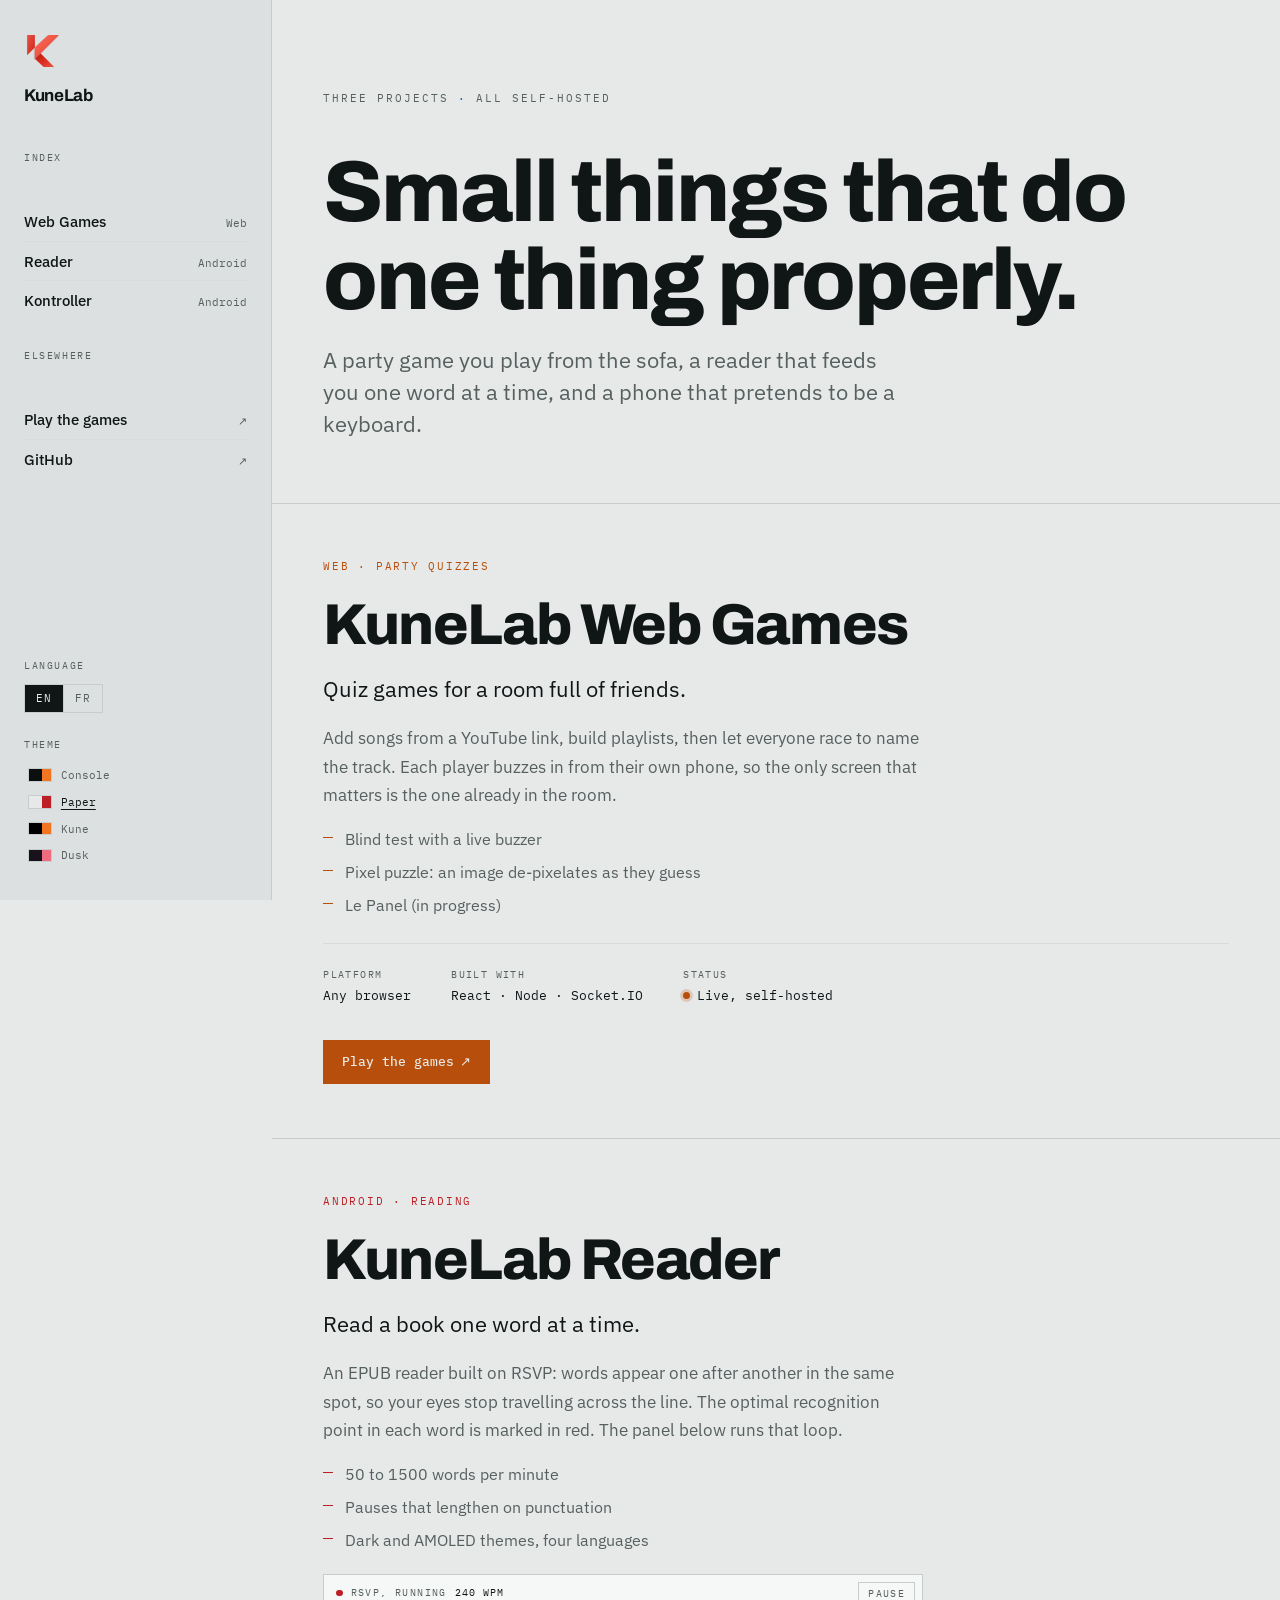
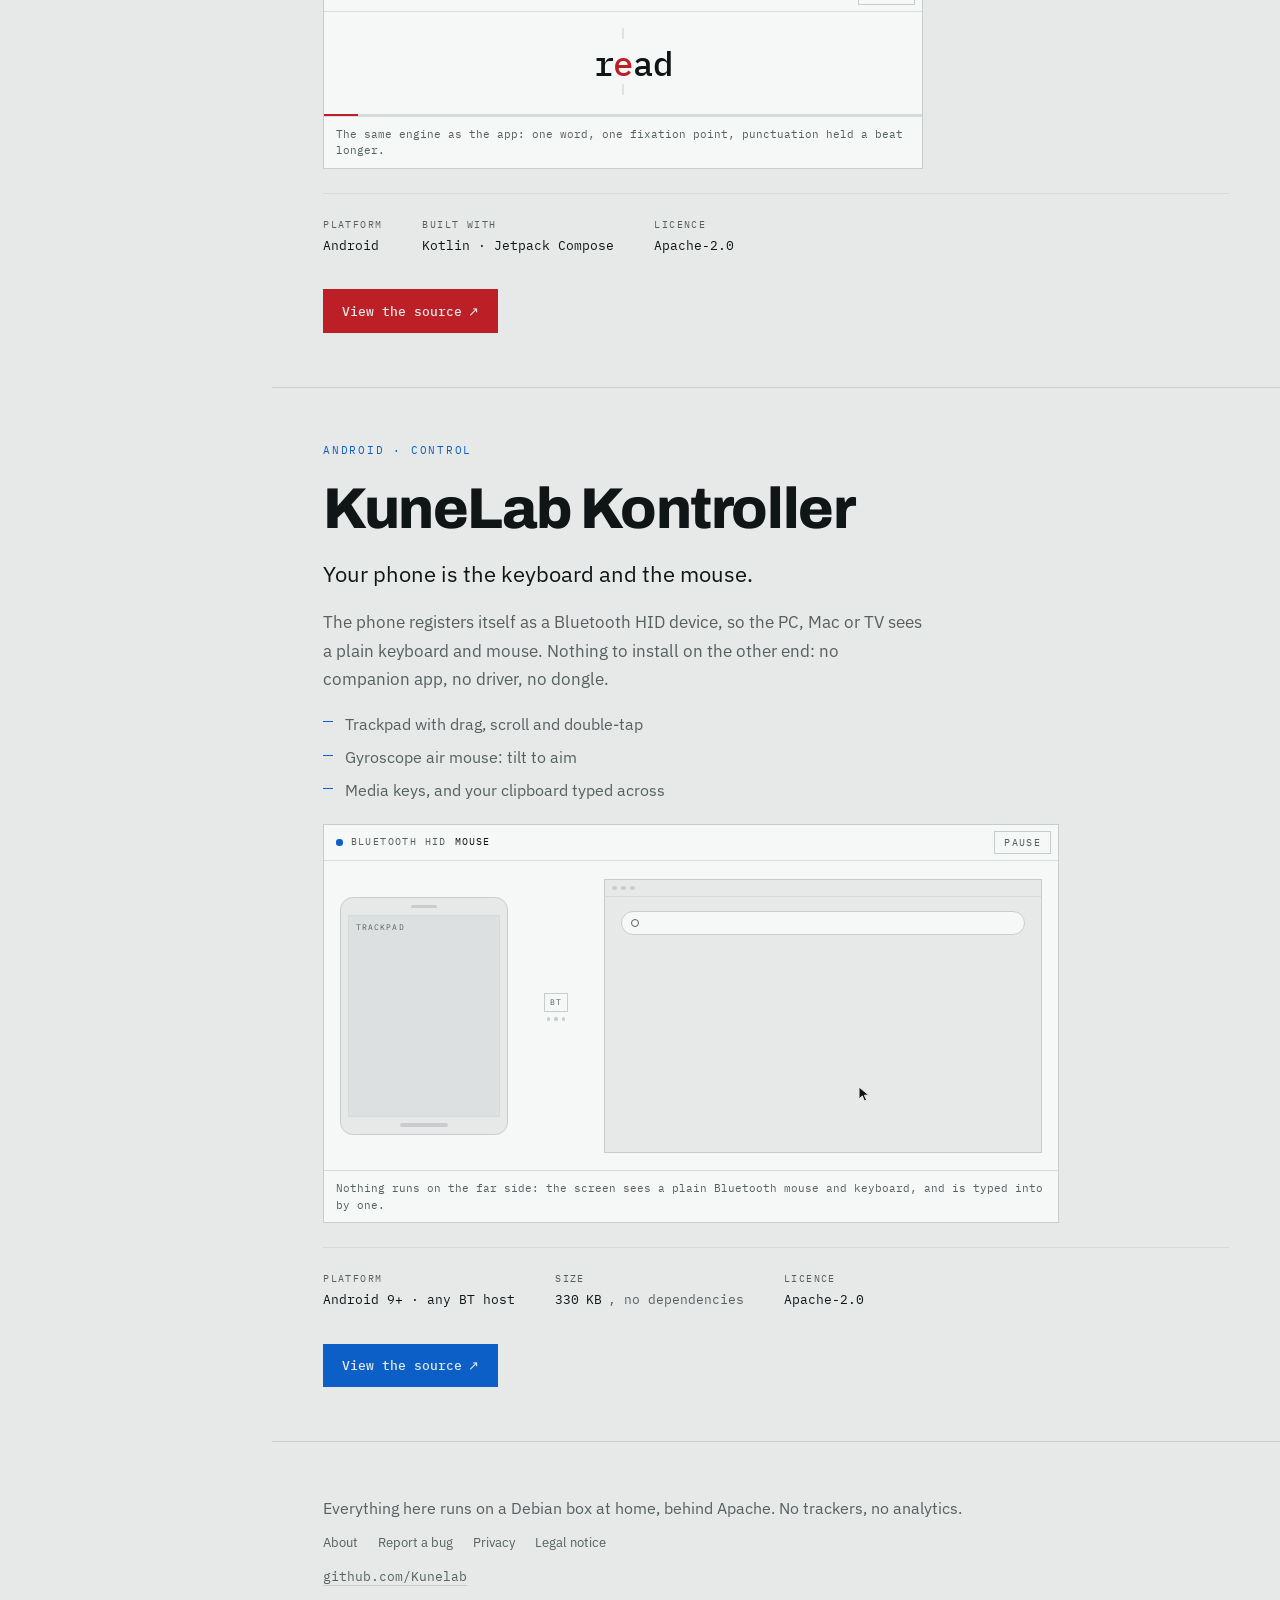
<file: index.html>
<!doctype html>
<html lang="en">
  <head>
    <meta charset="utf-8" />
    <meta name="viewport" content="width=device-width, initial-scale=1" />
    <title>KuneLab: projects</title>
    <meta
      name="description"
      content="Index of the projects built at KuneLab: Web Games party quizzes, the KuneLab Reader RSVP reader, and the KuneLab Kontroller Bluetooth remote."
    />
    <link rel="icon" type="image/svg+xml" href="assets/img/KuneLab.svg" />
    <link rel="stylesheet" href="assets/css/hub.css" />
  </head>
  <body>
    <a class="skip" href="#main" data-i18n="skip">Skip to content</a>

    <div class="shell">
      <header class="rail">
        <div class="rail__top">
          <a class="mark" href="#top">
            <!-- Decorative: the name is spelled out on the next line, so the logo
                 adds nothing for a screen reader. -->
            <img
              class="mark__glyph"
              src="assets/img/KuneLab.svg"
              alt=""
              width="38"
              height="38"
            />
            <span class="mark__name">KuneLab</span>
          </a>
        </div>

        <nav class="rail__nav" aria-label="Projects">
          <p class="rail__label" data-i18n="navIndex">Index</p>
          <ol class="nav">
            <li>
              <a href="#web-games"
                ><span class="nav__name" data-i18n="navGames">Web Games</span
                ><span class="nav__kind" data-i18n="kindWeb">Web</span></a
              >
            </li>
            <li>
              <a href="#reader"
                ><span class="nav__name">Reader</span
                ><span class="nav__kind" data-i18n="kindAndroid"
                  >Android</span
                ></a
              >
            </li>
            <li>
              <a href="#kontroller"
                ><span class="nav__name">Kontroller</span
                ><span class="nav__kind" data-i18n="kindAndroid2"
                  >Android</span
                ></a
              >
            </li>
          </ol>

          <p class="rail__label" data-i18n="navElsewhere">Elsewhere</p>
          <ul class="nav nav--ext">
            <li>
              <a href="https://games.kunelab.duckdns.org" rel="noopener"
                ><span class="nav__name" data-i18n="playGames"
                  >Play the games</span
                ><span class="nav__ext" aria-hidden="true">↗</span></a
              >
            </li>
            <li>
              <a href="https://github.com/Kunelab" rel="noopener"
                ><span class="nav__name">GitHub</span
                ><span class="nav__ext" aria-hidden="true">↗</span></a
              >
            </li>
          </ul>
        </nav>

        <div class="rail__controls">
          <div class="ctl">
            <p class="rail__label" id="lang-label" data-i18n="language">
              Language
            </p>
            <div class="seg" role="group" aria-labelledby="lang-label">
              <button
                type="button"
                class="seg__btn"
                data-lang="en"
                aria-pressed="true"
              >
                EN
              </button>
              <button
                type="button"
                class="seg__btn"
                data-lang="fr"
                aria-pressed="false"
              >
                FR
              </button>
            </div>
          </div>

          <div class="ctl">
            <p class="rail__label" id="theme-label" data-i18n="theme">Theme</p>
            <div class="themes" role="group" aria-labelledby="theme-label">
              <button
                type="button"
                class="swatch"
                data-set-theme="console"
                aria-pressed="true"
              >
                <span
                  class="swatch__chip swatch__chip--console"
                  aria-hidden="true"
                ></span>
                <span class="swatch__name">Console</span>
              </button>
              <button
                type="button"
                class="swatch"
                data-set-theme="paper"
                aria-pressed="false"
              >
                <span
                  class="swatch__chip swatch__chip--paper"
                  aria-hidden="true"
                ></span>
                <span class="swatch__name">Paper</span>
              </button>
              <button
                type="button"
                class="swatch"
                data-set-theme="kune"
                aria-pressed="false"
              >
                <span
                  class="swatch__chip swatch__chip--kune"
                  aria-hidden="true"
                ></span>
                <span class="swatch__name">Kune</span>
              </button>
              <button
                type="button"
                class="swatch"
                data-set-theme="dusk"
                aria-pressed="false"
              >
                <span
                  class="swatch__chip swatch__chip--dusk"
                  aria-hidden="true"
                ></span>
                <span class="swatch__name">Dusk</span>
              </button>
            </div>
          </div>
        </div>
      </header>

      <main id="main" class="main">
        <section class="hero" id="top">
          <p class="hero__eyebrow">
            <span data-i18n="heroEyebrow">Three projects</span>
            <span class="hero__dot" aria-hidden="true">·</span>
            <span data-i18n="heroEyebrow2">all self-hosted</span>
          </p>

          <h1 class="hero__title" data-i18n="heroTitle">
            Small things that do one thing properly.
          </h1>
          <p class="hero__sub" data-i18n="heroSub">
            A party game you play from the sofa, a reader that feeds you one
            word at a time, and a phone that pretends to be a keyboard.
          </p>
        </section>

        <article class="entry entry--kune" id="web-games">
          <p class="entry__kind">
            <span data-i18n="kuneKind">Web · party quizzes</span>
          </p>
          <h2 class="entry__title">KuneLab Web Games</h2>
          <p class="entry__thesis" data-i18n="kuneThesis">
            Party games for a room full of friends.
          </p>
          <div class="entry__body">
            <p data-i18n="kuneDesc">
              Add songs from a YouTube link, build playlists, then let everyone
              race to name the track. Each player buzzes in from their own
              phone, so the only screen that matters is the one already in the
              room.
            </p>
            <ul class="feats">
              <li data-i18n="kuneF1">Blind test with a live buzzer</li>
              <li data-i18n="kuneF2">
                Pixel puzzle: an image de-pixelates as they guess
              </li>
              <li data-i18n="kuneF3">Le Panel (in progress)</li>
            </ul>
          </div>
          <dl class="spec">
            <div>
              <dt data-i18n="specPlatform">Platform</dt>
              <dd data-i18n="kuneSpec1">Any browser</dd>
            </div>
            <div>
              <dt data-i18n="specBuilt">Built with</dt>
              <dd>React · Node · Socket.IO</dd>
            </div>
            <div>
              <dt data-i18n="specStatus">Status</dt>
              <dd>
                <span class="dot dot--live" aria-hidden="true"></span
                ><span data-i18n="kuneSpec3">Live, self-hosted</span>
              </dd>
            </div>
          </dl>
          <div class="entry__actions">
            <a
              class="btn btn--primary"
              href="https://games.kunelab.duckdns.org"
              rel="noopener"
              ><span data-i18n="kuneCta">Play the games</span>
              <span aria-hidden="true">↗</span></a
            >
          </div>
        </article>

        <article class="entry entry--reader" id="reader">
          <p class="entry__kind">
            <span data-i18n="readerKind">Android · reading</span>
          </p>
          <h2 class="entry__title">KuneLab Reader</h2>
          <p class="entry__thesis" data-i18n="readerThesis">
            Read a book one word at a time.
          </p>
          <div class="entry__body">
            <p data-i18n="readerDesc">
              An EPUB reader built on RSVP: words appear one after another in
              the same spot, so your eyes stop travelling across the line. The
              optimal recognition point in each word is marked in red, the same
              trick running in the headline above.
            </p>
            <ul class="feats">
              <li data-i18n="readerF1">50 to 1500 words per minute</li>
              <li data-i18n="readerF2">Pauses that lengthen on punctuation</li>
              <li data-i18n="readerF3">
                Dark and AMOLED themes, four languages
              </li>
            </ul>
          </div>

          <div class="demo demo--reader" data-paused="false">
            <div class="demo__bar">
              <span class="demo__what">
                <span class="demo__led" aria-hidden="true"></span>
                <span data-i18n="demoReaderBar">RSVP, running</span>
                <span class="demo__val" data-wpm aria-hidden="true"></span>
              </span>
              <button
                type="button"
                class="demo__toggle"
                data-toggle="reader"
                aria-pressed="false"
              >
                Pause
              </button>
            </div>
            <div class="rsvp" aria-hidden="true">
              <div class="rsvp__guide rsvp__guide--top"></div>
              <div class="rsvp__word">
                <span class="rsvp__pre"></span><span class="rsvp__orp"></span
                ><span class="rsvp__post"></span>
              </div>
              <div class="rsvp__guide rsvp__guide--bottom"></div>
              <div class="rsvp__rail"><span class="rsvp__fill"></span></div>
            </div>
            <p class="demo__foot" data-i18n="demoReaderNote">
              The same engine as the app: one word, one fixation point.
            </p>
          </div>

          <dl class="spec">
            <div>
              <dt data-i18n="specPlatform2">Platform</dt>
              <dd>Android</dd>
            </div>
            <div>
              <dt data-i18n="specBuilt2">Built with</dt>
              <dd>Kotlin · Jetpack Compose</dd>
            </div>
            <div>
              <dt data-i18n="specLicence">Licence</dt>
              <dd>Apache-2.0</dd>
            </div>
          </dl>
          <div class="entry__actions">
            <a
              class="btn btn--primary"
              href="https://github.com/Kunelab/reader"
              rel="noopener"
              ><span data-i18n="viewSource">View the source</span>
              <span aria-hidden="true">↗</span></a
            >
          </div>
        </article>

        <article class="entry entry--kontroller" id="kontroller">
          <p class="entry__kind">
            <span data-i18n="kontrollerKind">Android · control</span>
          </p>
          <h2 class="entry__title">KuneLab Kontroller</h2>
          <p class="entry__thesis" data-i18n="kontrollerThesis">
            Your phone is the keyboard and the mouse.
          </p>
          <div class="entry__body">
            <p data-i18n="kontrollerDesc">
              The phone registers itself as a Bluetooth HID device, so the PC,
              Mac or TV sees a plain keyboard and mouse. Nothing to install on
              the other end: no companion app, no driver, no dongle.
            </p>
            <ul class="feats">
              <li data-i18n="kontrollerF1">
                Trackpad with drag, scroll and double-tap
              </li>
              <li data-i18n="kontrollerF2">Gyroscope air mouse: tilt to aim</li>
              <li data-i18n="kontrollerF3">
                Media keys, and your clipboard typed across
              </li>
            </ul>
          </div>

          <div class="demo demo--pad" data-paused="false">
            <div class="demo__bar">
              <span class="demo__what">
                <span class="demo__led" aria-hidden="true"></span>
                <span data-i18n="demoPadBar">Bluetooth HID, simulated</span>
                <span class="demo__val" data-mode aria-hidden="true"></span>
              </span>
              <button
                type="button"
                class="demo__toggle"
                data-toggle="pad"
                aria-pressed="false"
              >
                Pause
              </button>
            </div>

            <div class="pad" aria-hidden="true">
              <div class="pad__phone">
                <span class="pad__brow"></span>

                <div class="pad__faces">
                  <div class="pad__face" data-face="pad">
                    <span class="pad__hint" data-i18n="demoPadHint">trackpad</span>
                    <span class="pad__touch"></span>
                    <span class="pad__ripple"></span>
                  </div>

                  <div class="pad__face pad__face--keys" data-face="keys">
                    <div class="kbd">
                      <div class="kbd__row">
                        <span class="kbd__k" data-k="q">q</span
                        ><span class="kbd__k" data-k="w">w</span
                        ><span class="kbd__k" data-k="e">e</span
                        ><span class="kbd__k" data-k="r">r</span
                        ><span class="kbd__k" data-k="t">t</span
                        ><span class="kbd__k" data-k="y">y</span
                        ><span class="kbd__k" data-k="u">u</span
                        ><span class="kbd__k" data-k="i">i</span
                        ><span class="kbd__k" data-k="o">o</span
                        ><span class="kbd__k" data-k="p">p</span>
                      </div>
                      <div class="kbd__row kbd__row--mid">
                        <span class="kbd__k" data-k="a">a</span
                        ><span class="kbd__k" data-k="s">s</span
                        ><span class="kbd__k" data-k="d">d</span
                        ><span class="kbd__k" data-k="f">f</span
                        ><span class="kbd__k" data-k="g">g</span
                        ><span class="kbd__k" data-k="h">h</span
                        ><span class="kbd__k" data-k="j">j</span
                        ><span class="kbd__k" data-k="k">k</span
                        ><span class="kbd__k" data-k="l">l</span>
                      </div>
                      <div class="kbd__row">
                        <span class="kbd__k kbd__k--mod">&#8679;</span
                        ><span class="kbd__k" data-k="z">z</span
                        ><span class="kbd__k" data-k="x">x</span
                        ><span class="kbd__k" data-k="c">c</span
                        ><span class="kbd__k" data-k="v">v</span
                        ><span class="kbd__k" data-k="b">b</span
                        ><span class="kbd__k" data-k="n">n</span
                        ><span class="kbd__k" data-k="m">m</span
                        ><span class="kbd__k kbd__k--mod">&#9003;</span>
                      </div>
                      <div class="kbd__row kbd__row--last">
                        <span class="kbd__k kbd__k--space" data-k=" "></span
                        ><span class="kbd__k kbd__k--enter" data-k="enter"
                          >&#8629;</span
                        >
                      </div>
                    </div>
                  </div>
                </div>

                <span class="pad__bar"></span>
              </div>

              <div class="pad__link">
                <span class="pad__chip">BT</span>
                <span class="pad__wire"><i></i><i></i><i></i></span>
                <span class="pad__hid" data-hid></span>
              </div>

              <div class="pad__screen">
                <div class="pad__chrome"><i></i><i></i><i></i></div>
                <div class="pad__desk">
                  <div class="pad__search">
                    <span class="pad__glass"></span>
                    <span class="pad__query"></span><span class="pad__caret"></span>
                  </div>
                  <ul class="pad__hits">
                    <li><i></i></li>
                    <li><i></i></li>
                    <li><i></i></li>
                  </ul>
                  <span class="pad__cursor">
                    <svg viewBox="0 0 12 16" width="12" height="16">
                      <path
                        d="M1 1 1 13 4.3 9.9 6.4 15 8.6 14 6.4 9.3 10.6 9z"
                        fill="currentColor"
                        stroke="var(--ground)"
                        stroke-width="1"
                        stroke-linejoin="round"
                      />
                    </svg>
                  </span>
                </div>
              </div>
            </div>

            <p class="demo__foot" data-i18n="demoPadNote">
              Nothing runs on the far side: the screen sees a plain Bluetooth
              keyboard and mouse.
            </p>
          </div>

          <dl class="spec">
            <div>
              <dt data-i18n="specPlatform3">Platform</dt>
              <dd data-i18n="kontrollerSpec1">Android 9+ · any BT host</dd>
            </div>
            <div>
              <dt data-i18n="specSize">Size</dt>
              <dd>
                <span class="num">330</span> KB<span
                  class="spec__note"
                  data-i18n="noDeps"
                  >, no dependencies</span
                >
              </dd>
            </div>
            <div>
              <dt data-i18n="specLicence2">Licence</dt>
              <dd>Apache-2.0</dd>
            </div>
          </dl>
          <div class="entry__actions">
            <a
              class="btn btn--primary"
              href="https://github.com/Kunelab/kontroller"
              rel="noopener"
              ><span data-i18n="viewSource2">View the source</span>
              <span aria-hidden="true">↗</span></a
            >
          </div>
        </article>

        <footer class="foot">
          <p data-i18n="footNote">
            Everything here runs on a Debian box at home, behind Apache. No
            trackers, no analytics.
          </p>
          <nav class="foot__links" aria-label="Pages">
            <a href="a-propos.html" data-i18n="navAbout">À propos</a>
            <a href="signaler-un-bug.html" data-i18n="navBug">Signaler un bug</a>
            <a href="confidentialite.html" data-i18n="navPrivacy">Confidentialité</a>
            <a href="mentions-legales.html" data-i18n="navMentions">Mentions légales</a>
          </nav>
          <p class="foot__meta">
            <a href="https://github.com/Kunelab" rel="noopener"
              >github.com/Kunelab</a
            >
          </p>
        </footer>
      </main>
    </div>

    <script src="assets/js/hub.js"></script>
  </body>
</html>
</file>
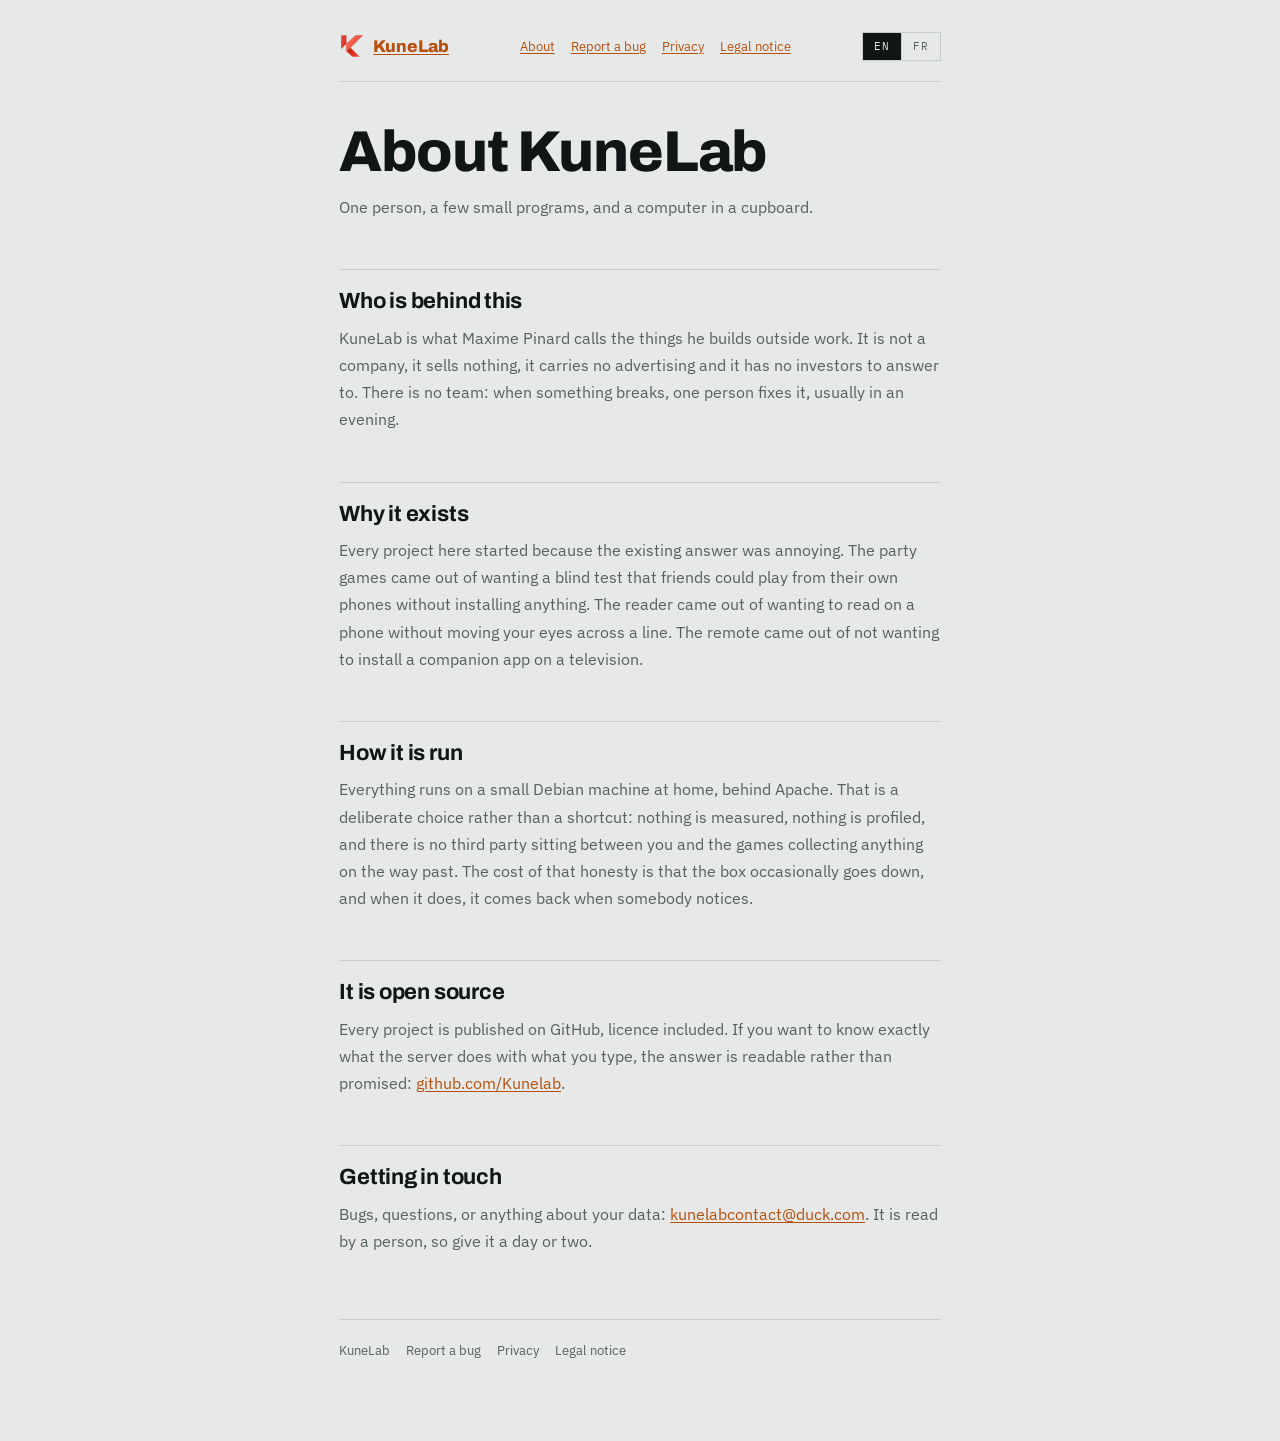
<file: a-propos.html>
<!doctype html>
<html lang="fr">
  <head>
    <meta charset="utf-8" />
    <meta name="viewport" content="width=device-width, initial-scale=1" />
    <title>À propos · KuneLab</title>
    <meta
      name="description"
      content="Qui est derrière KuneLab, pourquoi ces projets existent, et comment ils sont hébergés."
    />
    <link rel="icon" type="image/svg+xml" href="assets/img/KuneLab.svg" />
    <link rel="stylesheet" href="assets/css/hub.css" />
    <link rel="stylesheet" href="assets/css/doc.css" />
  </head>
  <body>
    <div class="doc">
      <header class="doc__bar">
        <a class="doc__home" href="index.html">
          <img src="assets/img/KuneLab.svg" alt="" width="26" height="26" />
          <span data-i18n="backToHub">KuneLab</span>
        </a>

        <nav class="doc__nav" aria-label="Pages">
          <a href="a-propos.html" aria-current="page" data-i18n="navAbout">À propos</a>
          <a href="signaler-un-bug.html" data-i18n="navBug">Signaler un bug</a>
          <a href="confidentialite.html" data-i18n="navPrivacy">Confidentialité</a>
          <a href="mentions-legales.html" data-i18n="navMentions">Mentions légales</a>
        </nav>

        <div class="seg" role="group" aria-label="Language">
          <button type="button" class="seg__btn" data-lang="en" aria-pressed="false">EN</button>
          <button type="button" class="seg__btn" data-lang="fr" aria-pressed="true">FR</button>
        </div>
      </header>

      <main>
        <h1 data-i18n="aboutTitle">À propos de KuneLab</h1>
        <p class="doc__lede" data-i18n="aboutLede">
          Une personne, quelques petits programmes, et un ordinateur dans un placard.
        </p>

        <h2 data-i18n="aboutWhoH">Qui est derrière</h2>
        <p data-i18n="aboutWho"></p>

        <h2 data-i18n="aboutWhyH">Pourquoi ça existe</h2>
        <p data-i18n="aboutWhy"></p>

        <h2 data-i18n="aboutHowH">Comment c’est tenu</h2>
        <p data-i18n="aboutHow"></p>

        <h2 data-i18n="aboutOpenH">C’est du logiciel libre</h2>
        <p data-i18n-html="aboutOpen"></p>

        <h2 data-i18n="aboutContactH">Nous écrire</h2>
        <p data-i18n-html="aboutContact"></p>
      </main>

      <footer class="doc__foot">
        <nav aria-label="Pages">
          <a href="index.html" data-i18n="backToHub">KuneLab</a>
          <a href="signaler-un-bug.html" data-i18n="navBug">Signaler un bug</a>
          <a href="confidentialite.html" data-i18n="navPrivacy">Confidentialité</a>
          <a href="mentions-legales.html" data-i18n="navMentions">Mentions légales</a>
        </nav>
      </footer>
    </div>

    <script src="assets/js/pages.js"></script>
    <script src="assets/js/hub.js"></script>
  </body>
</html>
</file>
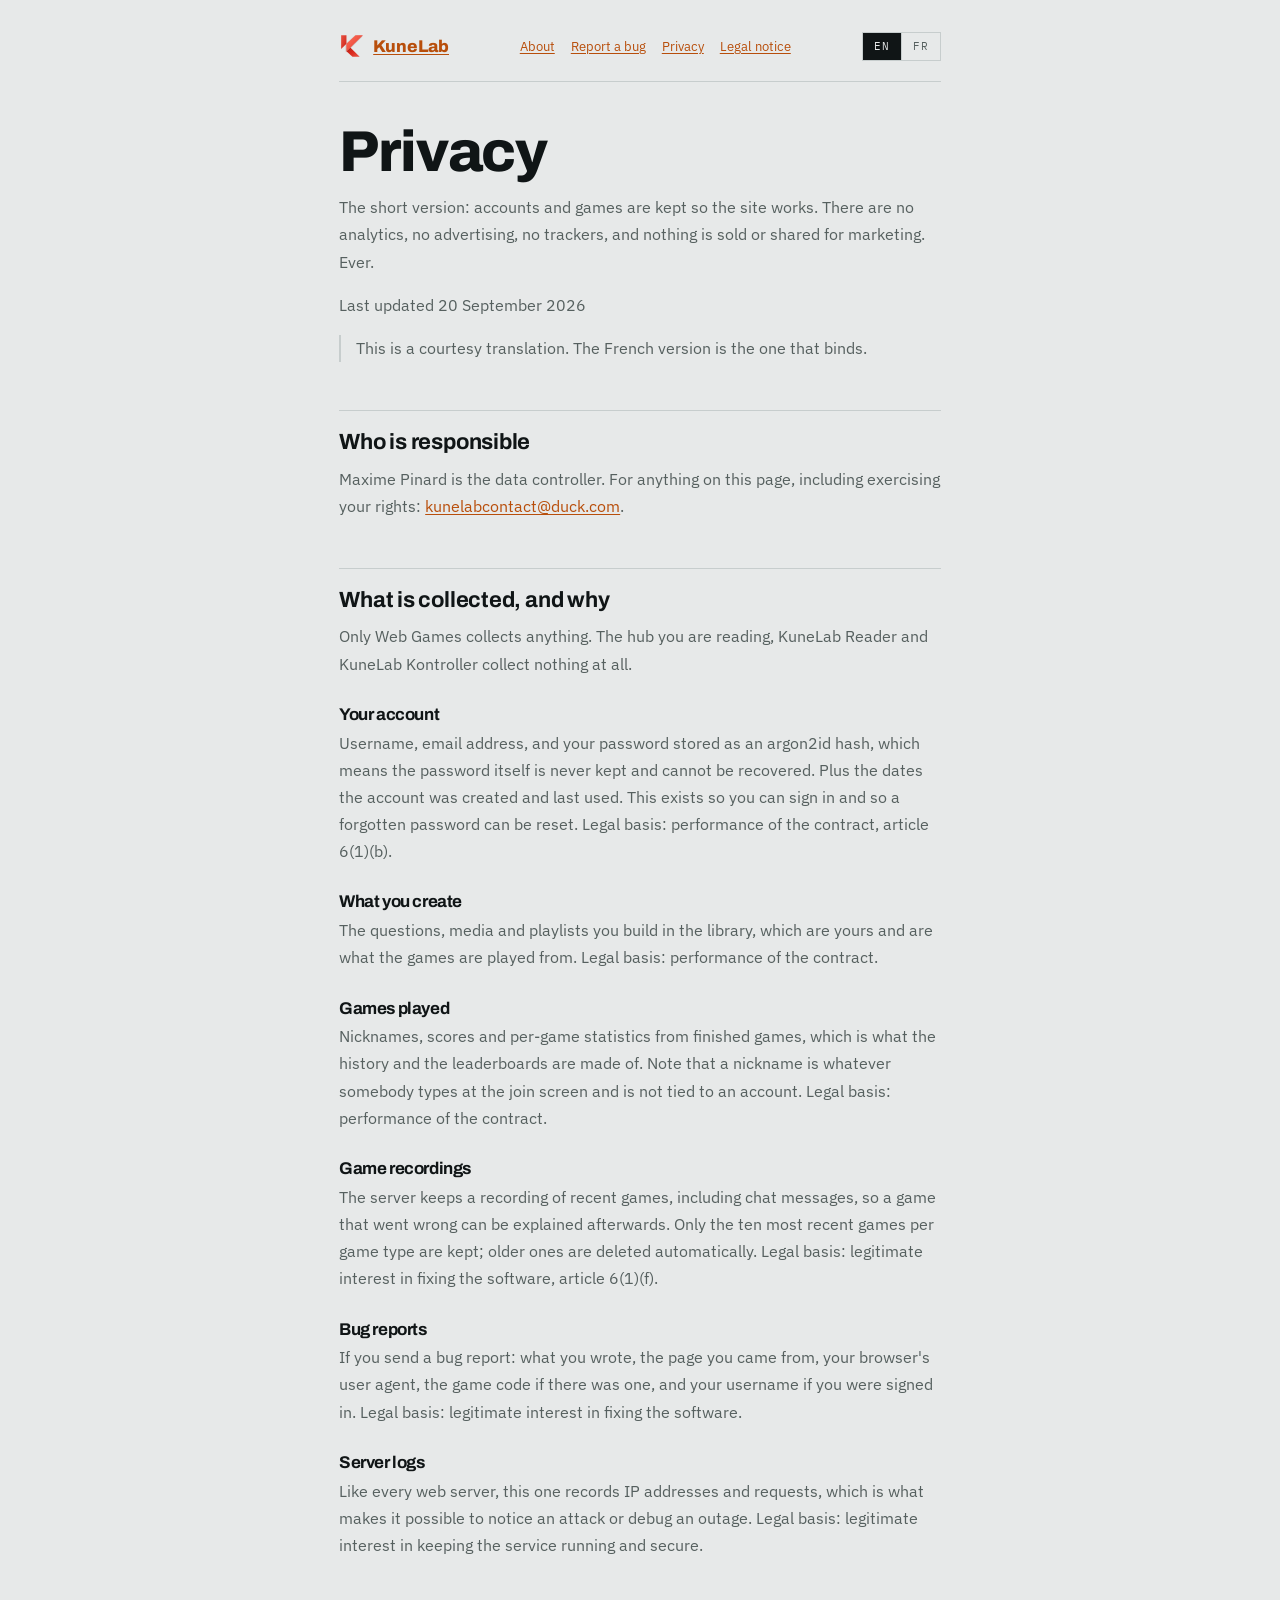
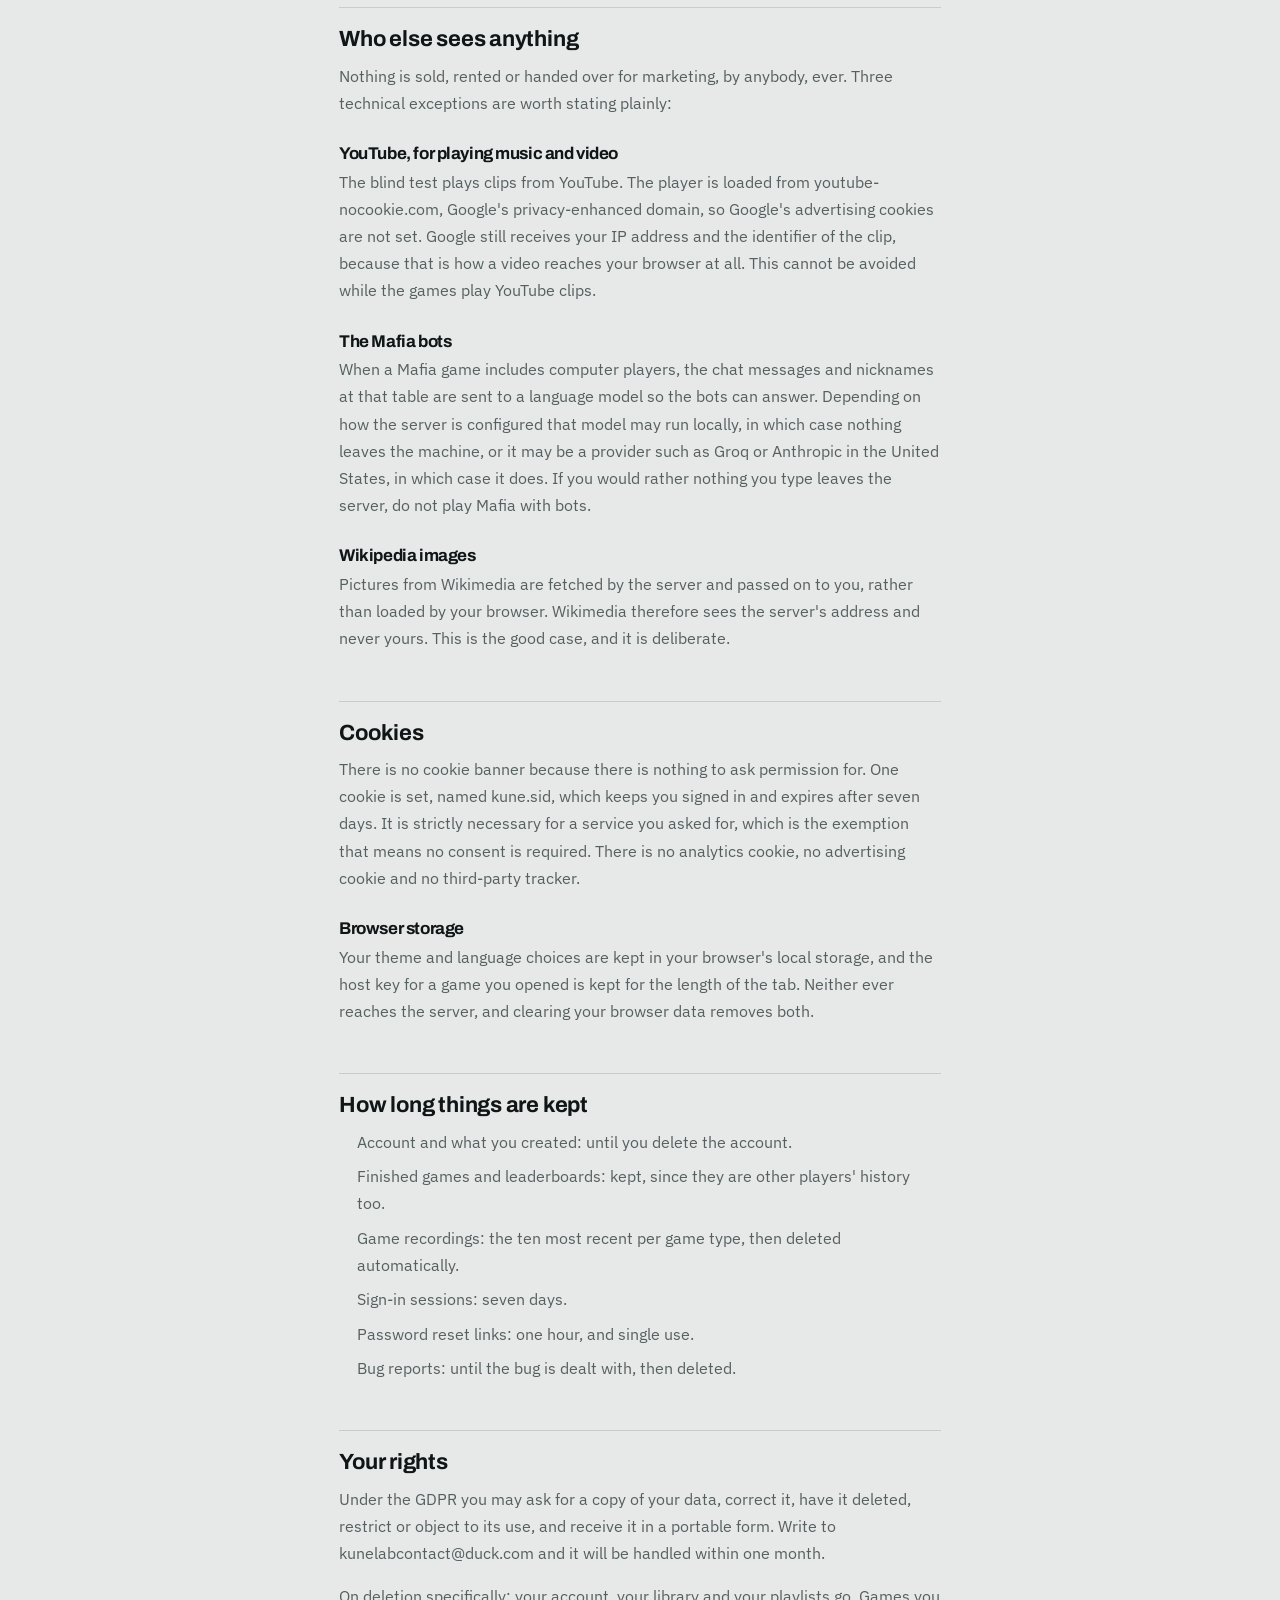
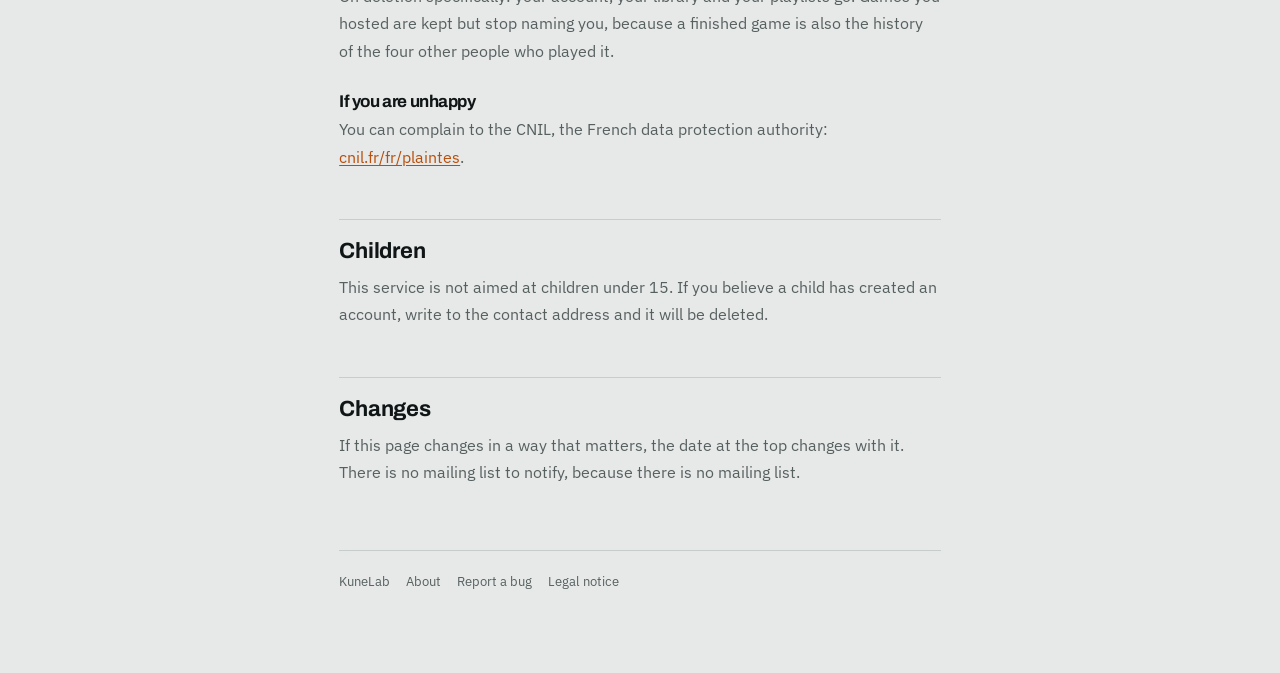
<file: confidentialite.html>
<!doctype html>
<html lang="fr">
  <head>
    <meta charset="utf-8" />
    <meta name="viewport" content="width=device-width, initial-scale=1" />
    <title>Confidentialité · KuneLab</title>
    <meta
      name="description"
      content="Ce que les sites KuneLab collectent, pourquoi, combien de temps, et comment exercer vos droits RGPD."
    />
    <link rel="icon" type="image/svg+xml" href="assets/img/KuneLab.svg" />
    <link rel="stylesheet" href="assets/css/hub.css" />
    <link rel="stylesheet" href="assets/css/doc.css" />
  </head>
  <body>
    <div class="doc">
      <header class="doc__bar">
        <a class="doc__home" href="index.html">
          <img src="assets/img/KuneLab.svg" alt="" width="26" height="26" />
          <span data-i18n="backToHub">KuneLab</span>
        </a>

        <nav class="doc__nav" aria-label="Pages">
          <a href="a-propos.html" data-i18n="navAbout">À propos</a>
          <a href="signaler-un-bug.html" data-i18n="navBug">Signaler un bug</a>
          <a href="confidentialite.html" aria-current="page" data-i18n="navPrivacy">Confidentialité</a>
          <a href="mentions-legales.html" data-i18n="navMentions">Mentions légales</a>
        </nav>

        <div class="seg" role="group" aria-label="Language">
          <button type="button" class="seg__btn" data-lang="en" aria-pressed="false">EN</button>
          <button type="button" class="seg__btn" data-lang="fr" aria-pressed="true">FR</button>
        </div>
      </header>

      <main>
        <h1 data-i18n="privTitle">Confidentialité</h1>
        <p class="doc__lede" data-i18n="privLede"></p>
        <p class="doc__meta"><span data-i18n="updated">Dernière mise à jour le 20 septembre 2026</span></p>

        <p class="doc__note" data-i18n="frenchBinds">Version de référence.</p>

        <h2 data-i18n="privControllerH">Qui est responsable</h2>
        <p data-i18n-html="privController"></p>

        <h2 data-i18n="privWhatH">Ce qui est collecté, et pourquoi</h2>
        <p data-i18n="privWhatLede"></p>

        <h3 data-i18n="privAccountH">Votre compte</h3>
        <p data-i18n="privAccount"></p>

        <h3 data-i18n="privContentH">Ce que vous créez</h3>
        <p data-i18n="privContent"></p>

        <h3 data-i18n="privGamesH">Les parties jouées</h3>
        <p data-i18n="privGames"></p>

        <h3 data-i18n="privTraceH">Les enregistrements de parties</h3>
        <p data-i18n="privTrace"></p>

        <h3 data-i18n="privBugH">Les rapports de bug</h3>
        <p data-i18n="privBug"></p>

        <h3 data-i18n="privLogsH">Les journaux du serveur</h3>
        <p data-i18n="privLogs"></p>

        <h2 data-i18n="privThirdH">Qui d’autre voit quelque chose</h2>
        <p data-i18n="privThirdLede"></p>

        <h3 data-i18n="privYoutubeH">YouTube</h3>
        <p data-i18n="privYoutube"></p>

        <h3 data-i18n="privLlmH">Les bots de Mafia</h3>
        <p data-i18n="privLlm"></p>

        <h3 data-i18n="privWikiH">Les images de Wikipédia</h3>
        <p data-i18n="privWiki"></p>

        <h2 data-i18n="privCookiesH">Les cookies</h2>
        <p data-i18n="privCookies"></p>

        <h3 data-i18n="privStorageH">Le stockage du navigateur</h3>
        <p data-i18n="privStorage"></p>

        <h2 data-i18n="privKeepH">Combien de temps</h2>
        <ul>
          <li data-i18n="privKeepAccount"></li>
          <li data-i18n="privKeepGames"></li>
          <li data-i18n="privKeepTrace"></li>
          <li data-i18n="privKeepSession"></li>
          <li data-i18n="privKeepReset"></li>
          <li data-i18n="privKeepBug"></li>
        </ul>

        <h2 data-i18n="privRightsH">Vos droits</h2>
        <p data-i18n="privRightsLede"></p>
        <p data-i18n="privRightsErase"></p>

        <h3 data-i18n="privComplainH">En cas de désaccord</h3>
        <p data-i18n-html="privComplain"></p>

        <h2 data-i18n="privMinorsH">Les mineurs</h2>
        <p data-i18n="privMinors"></p>

        <h2 data-i18n="privChangesH">Modifications</h2>
        <p data-i18n="privChanges"></p>
      </main>

      <footer class="doc__foot">
        <nav aria-label="Pages">
          <a href="index.html" data-i18n="backToHub">KuneLab</a>
          <a href="a-propos.html" data-i18n="navAbout">À propos</a>
          <a href="signaler-un-bug.html" data-i18n="navBug">Signaler un bug</a>
          <a href="mentions-legales.html" data-i18n="navMentions">Mentions légales</a>
        </nav>
      </footer>
    </div>

    <script src="assets/js/pages.js"></script>
    <script src="assets/js/hub.js"></script>
  </body>
</html>
</file>
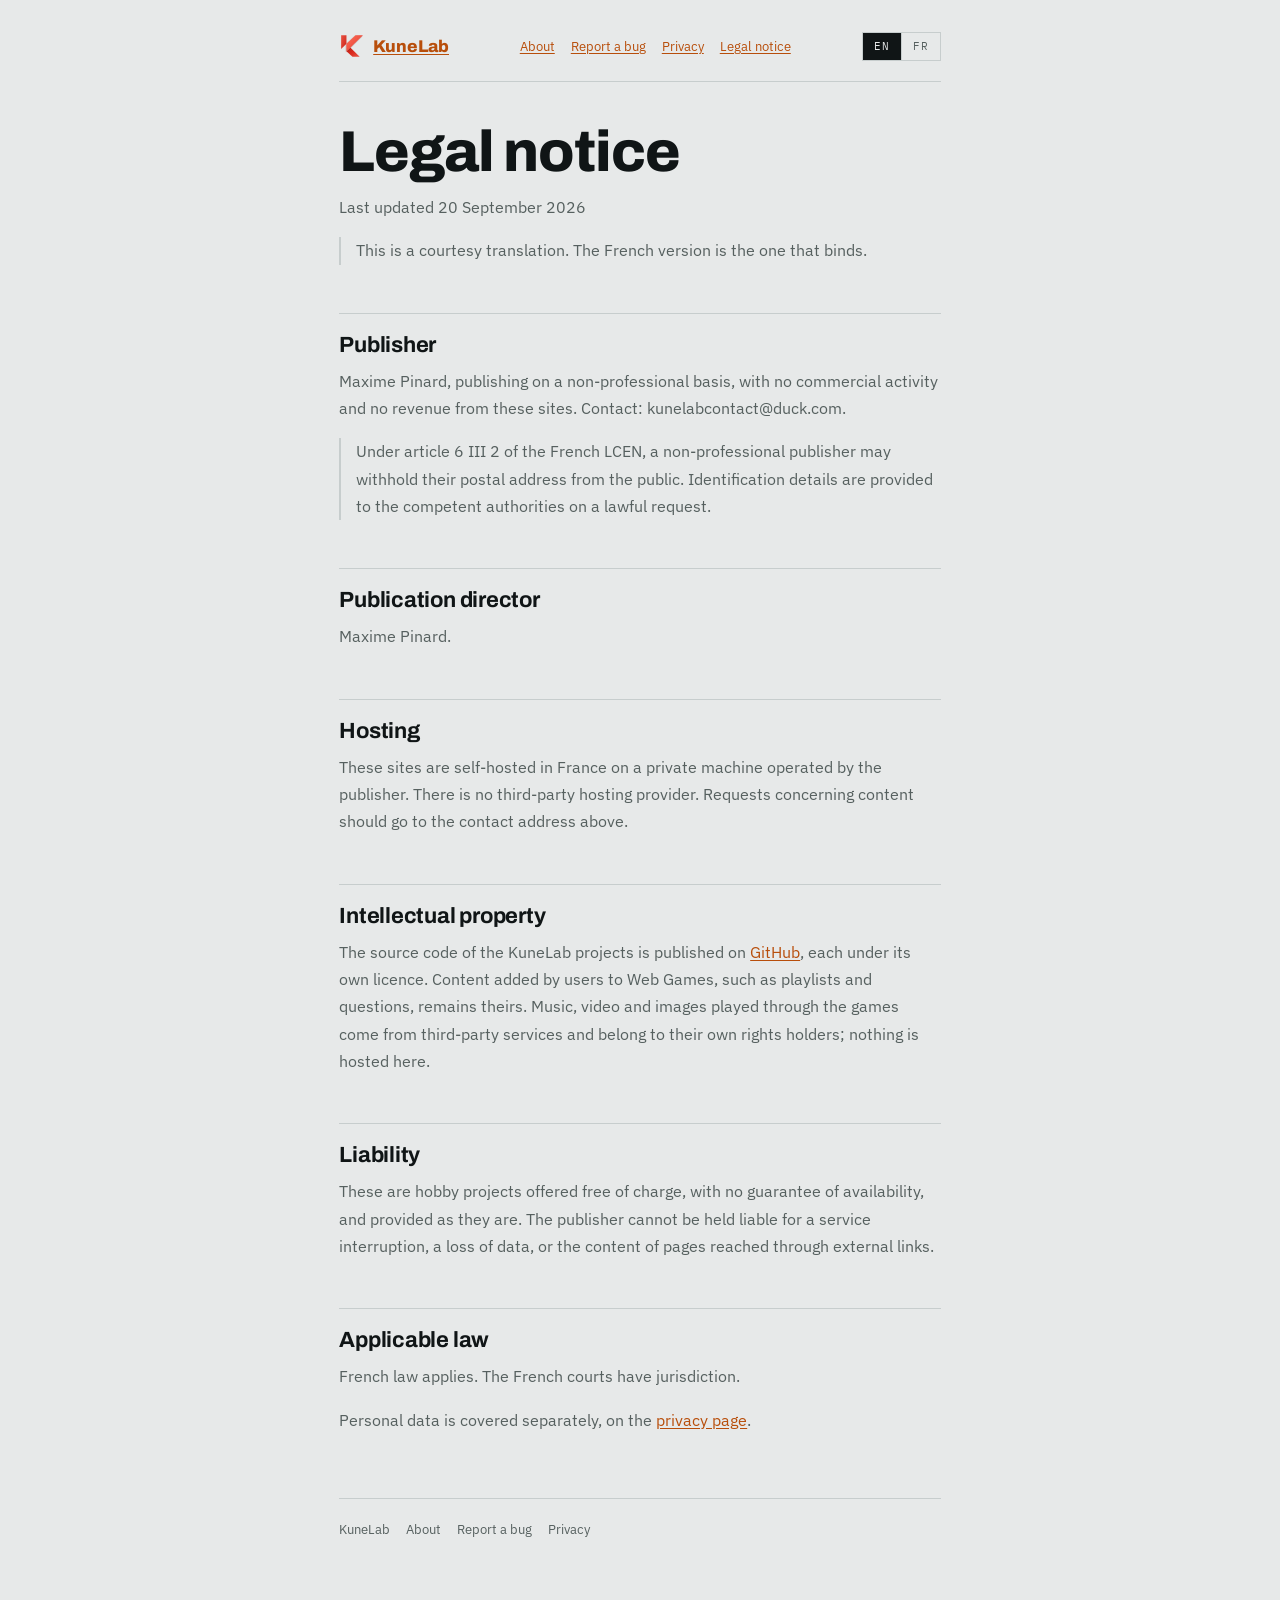
<file: mentions-legales.html>
<!doctype html>
<html lang="fr">
  <head>
    <meta charset="utf-8" />
    <meta name="viewport" content="width=device-width, initial-scale=1" />
    <title>Mentions légales · KuneLab</title>
    <meta name="description" content="Éditeur, directeur de la publication et hébergement des sites KuneLab." />
    <meta name="robots" content="noindex" />
    <link rel="icon" type="image/svg+xml" href="assets/img/KuneLab.svg" />
    <link rel="stylesheet" href="assets/css/hub.css" />
    <link rel="stylesheet" href="assets/css/doc.css" />
  </head>
  <body>
    <div class="doc">
      <header class="doc__bar">
        <a class="doc__home" href="index.html">
          <img src="assets/img/KuneLab.svg" alt="" width="26" height="26" />
          <span data-i18n="backToHub">KuneLab</span>
        </a>

        <nav class="doc__nav" aria-label="Pages">
          <a href="a-propos.html" data-i18n="navAbout">À propos</a>
          <a href="signaler-un-bug.html" data-i18n="navBug">Signaler un bug</a>
          <a href="confidentialite.html" data-i18n="navPrivacy">Confidentialité</a>
          <a href="mentions-legales.html" aria-current="page" data-i18n="navMentions">Mentions légales</a>
        </nav>

        <div class="seg" role="group" aria-label="Language">
          <button type="button" class="seg__btn" data-lang="en" aria-pressed="false">EN</button>
          <button type="button" class="seg__btn" data-lang="fr" aria-pressed="true">FR</button>
        </div>
      </header>

      <main>
        <h1 data-i18n="mentionsTitle">Mentions légales</h1>
        <p class="doc__meta"><span data-i18n="updated">Dernière mise à jour le 20 septembre 2026</span></p>

        <!-- Shown in both languages: in French it says this version is the
             reference one, in English that the French version is what binds. -->
        <p class="doc__note" data-i18n="frenchBinds">Version de référence.</p>

        <h2 data-i18n="mentionsEditorH">Éditeur</h2>
        <p data-i18n="mentionsEditor"></p>
        <p class="doc__note" data-i18n="mentionsEditorNote"></p>

        <h2 data-i18n="mentionsDirectorH">Directeur de la publication</h2>
        <p data-i18n="mentionsDirector"></p>

        <h2 data-i18n="mentionsHostH">Hébergement</h2>
        <p data-i18n="mentionsHost"></p>

        <h2 data-i18n="mentionsIpH">Propriété intellectuelle</h2>
        <p data-i18n-html="mentionsIp"></p>

        <h2 data-i18n="mentionsLiabilityH">Responsabilité</h2>
        <p data-i18n="mentionsLiability"></p>

        <h2 data-i18n="mentionsLawH">Droit applicable</h2>
        <p data-i18n="mentionsLaw"></p>
        <p data-i18n-html="mentionsPrivacyLink"></p>
      </main>

      <footer class="doc__foot">
        <nav aria-label="Pages">
          <a href="index.html" data-i18n="backToHub">KuneLab</a>
          <a href="a-propos.html" data-i18n="navAbout">À propos</a>
          <a href="signaler-un-bug.html" data-i18n="navBug">Signaler un bug</a>
          <a href="confidentialite.html" data-i18n="navPrivacy">Confidentialité</a>
        </nav>
      </footer>
    </div>

    <script src="assets/js/pages.js"></script>
    <script src="assets/js/hub.js"></script>
  </body>
</html>
</file>
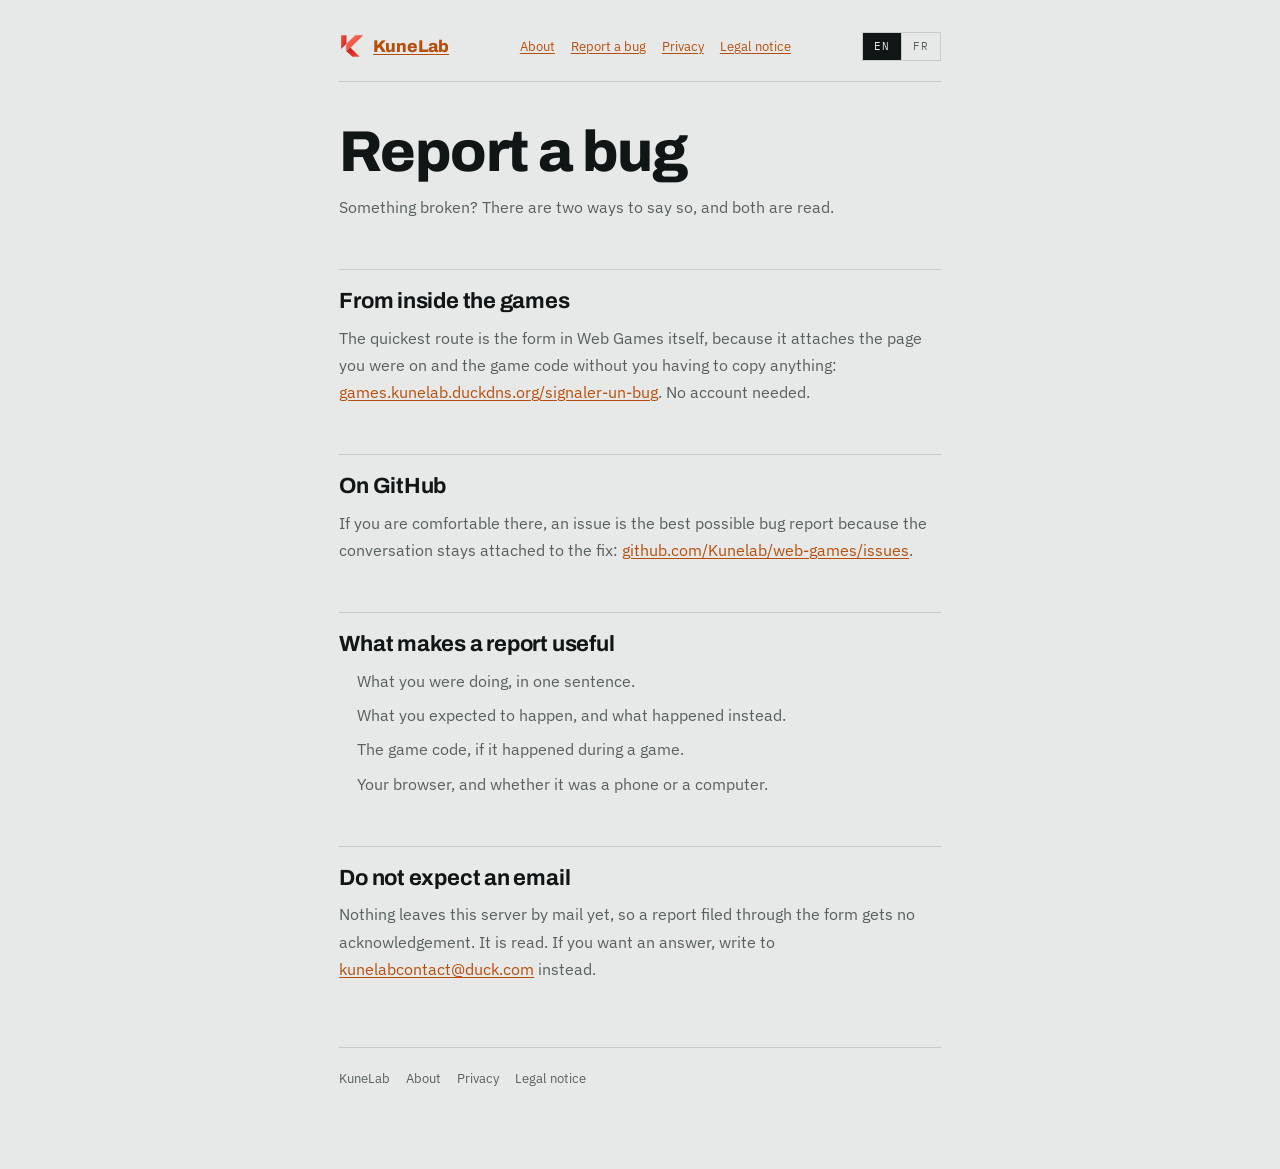
<file: signaler-un-bug.html>
<!doctype html>
<html lang="fr">
  <head>
    <meta charset="utf-8" />
    <meta name="viewport" content="width=device-width, initial-scale=1" />
    <title>Signaler un bug · KuneLab</title>
    <meta name="description" content="Comment signaler un problème sur les projets KuneLab, et ce qui rend un rapport utile." />
    <link rel="icon" type="image/svg+xml" href="assets/img/KuneLab.svg" />
    <link rel="stylesheet" href="assets/css/hub.css" />
    <link rel="stylesheet" href="assets/css/doc.css" />
  </head>
  <body>
    <div class="doc">
      <header class="doc__bar">
        <a class="doc__home" href="index.html">
          <img src="assets/img/KuneLab.svg" alt="" width="26" height="26" />
          <span data-i18n="backToHub">KuneLab</span>
        </a>

        <nav class="doc__nav" aria-label="Pages">
          <a href="a-propos.html" data-i18n="navAbout">À propos</a>
          <a href="signaler-un-bug.html" aria-current="page" data-i18n="navBug">Signaler un bug</a>
          <a href="confidentialite.html" data-i18n="navPrivacy">Confidentialité</a>
          <a href="mentions-legales.html" data-i18n="navMentions">Mentions légales</a>
        </nav>

        <div class="seg" role="group" aria-label="Language">
          <button type="button" class="seg__btn" data-lang="en" aria-pressed="false">EN</button>
          <button type="button" class="seg__btn" data-lang="fr" aria-pressed="true">FR</button>
        </div>
      </header>

      <main>
        <h1 data-i18n="bugTitle">Signaler un bug</h1>
        <p class="doc__lede" data-i18n="bugLede"></p>

        <h2 data-i18n="bugFormH">Depuis les jeux</h2>
        <p data-i18n-html="bugForm"></p>

        <h2 data-i18n="bugGithubH">Sur GitHub</h2>
        <p data-i18n-html="bugGithub"></p>

        <h2 data-i18n="bugGoodH">Ce qui rend un rapport utile</h2>
        <ul>
          <li data-i18n="bugGood1"></li>
          <li data-i18n="bugGood2"></li>
          <li data-i18n="bugGood3"></li>
          <li data-i18n="bugGood4"></li>
        </ul>

        <h2 data-i18n="bugNoReplyH">N’attendez pas d’email</h2>
        <p data-i18n-html="bugNoReply"></p>
      </main>

      <footer class="doc__foot">
        <nav aria-label="Pages">
          <a href="index.html" data-i18n="backToHub">KuneLab</a>
          <a href="a-propos.html" data-i18n="navAbout">À propos</a>
          <a href="confidentialite.html" data-i18n="navPrivacy">Confidentialité</a>
          <a href="mentions-legales.html" data-i18n="navMentions">Mentions légales</a>
        </nav>
      </footer>
    </div>

    <script src="assets/js/pages.js"></script>
    <script src="assets/js/hub.js"></script>
  </body>
</html>
</file>
<file: assets/css/hub.css>
/* ============================================================
   Maxime Pinard hub
   Archivo (display) · IBM Plex Sans (body) · IBM Plex Mono (spec)
   ============================================================ */

@font-face{font-family:Archivo;font-style:normal;font-weight:700;font-display:swap;
  src:url(../fonts/archivo-700-latin.woff2) format("woff2");
  unicode-range:U+0000-00FF,U+0131,U+0152-0153,U+02BB-02BC,U+02C6,U+02DA,U+02DC,U+2000-206F,U+2074,U+20AC,U+2122,U+2191,U+2193,U+2212,U+2215,U+FEFF,U+FFFD}
@font-face{font-family:Archivo;font-style:normal;font-weight:700;font-display:swap;
  src:url(../fonts/archivo-700-latin-ext.woff2) format("woff2");
  unicode-range:U+0100-02BA,U+02BD-02C5,U+02C7-02CC,U+1E00-1E9F,U+2020,U+20A0-20AB,U+2C60-2C7F,U+A720-A7FF}
@font-face{font-family:Archivo;font-style:normal;font-weight:800;font-display:swap;
  src:url(../fonts/archivo-800-latin.woff2) format("woff2");
  unicode-range:U+0000-00FF,U+0131,U+0152-0153,U+2000-206F,U+2122,U+FEFF,U+FFFD}
@font-face{font-family:Archivo;font-style:normal;font-weight:800;font-display:swap;
  src:url(../fonts/archivo-800-latin-ext.woff2) format("woff2");
  unicode-range:U+0100-02BA,U+1E00-1E9F,U+2C60-2C7F,U+A720-A7FF}

@font-face{font-family:"Plex Sans";font-style:normal;font-weight:400;font-display:swap;
  src:url(../fonts/plexsans-400-latin.woff2) format("woff2");
  unicode-range:U+0000-00FF,U+0131,U+0152-0153,U+2000-206F,U+20AC,U+2122,U+FEFF,U+FFFD}
@font-face{font-family:"Plex Sans";font-style:normal;font-weight:400;font-display:swap;
  src:url(../fonts/plexsans-400-latin-ext.woff2) format("woff2");
  unicode-range:U+0100-02BA,U+1E00-1E9F,U+2C60-2C7F,U+A720-A7FF}
@font-face{font-family:"Plex Sans";font-style:normal;font-weight:500;font-display:swap;
  src:url(../fonts/plexsans-500-latin.woff2) format("woff2");
  unicode-range:U+0000-00FF,U+0131,U+0152-0153,U+2000-206F,U+20AC,U+2122,U+FEFF,U+FFFD}
@font-face{font-family:"Plex Sans";font-style:normal;font-weight:500;font-display:swap;
  src:url(../fonts/plexsans-500-latin-ext.woff2) format("woff2");
  unicode-range:U+0100-02BA,U+1E00-1E9F,U+2C60-2C7F,U+A720-A7FF}

@font-face{font-family:"Plex Mono";font-style:normal;font-weight:400;font-display:swap;
  src:url(../fonts/plexmono-400-latin.woff2) format("woff2");
  unicode-range:U+0000-00FF,U+0131,U+0152-0153,U+2000-206F,U+20AC,U+2122,U+FEFF,U+FFFD}
@font-face{font-family:"Plex Mono";font-style:normal;font-weight:400;font-display:swap;
  src:url(../fonts/plexmono-400-latin-ext.woff2) format("woff2");
  unicode-range:U+0100-02BA,U+1E00-1E9F,U+2C60-2C7F,U+A720-A7FF}
@font-face{font-family:"Plex Mono";font-style:normal;font-weight:500;font-display:swap;
  src:url(../fonts/plexmono-500-latin.woff2) format("woff2");
  unicode-range:U+0000-00FF,U+0131,U+0152-0153,U+2000-206F,U+20AC,U+2122,U+FEFF,U+FFFD}
@font-face{font-family:"Plex Mono";font-style:normal;font-weight:500;font-display:swap;
  src:url(../fonts/plexmono-500-latin-ext.woff2) format("woff2");
  unicode-range:U+0100-02BA,U+1E00-1E9F,U+2C60-2C7F,U+A720-A7FF}

/* ---------- tokens : PAPER is the complete light default ---------- */
:root{
  --ground:#E7E9E9; --surface:#F6F7F7; --sunk:#DDE0E0;
  --line:#C7CDCD; --line-soft:#D7DBDB;
  --ink:#101516; --ink-muted:#56605F;
  --a-kune:#B84E0B; --a-reader:#BC2026; --a-kontroller:#0B5FC7;
  --focus:#0B5FC7; --orp:#BC2026;
  --shadow:0 1px 0 rgba(16,21,22,.06);

  --display:Archivo,"Arial Black",system-ui,sans-serif;
  --body:"Plex Sans",system-ui,-apple-system,Segoe UI,sans-serif;
  --mono:"Plex Mono",ui-monospace,SFMono-Regular,Consolas,monospace;

  --s-1:.8125rem; --s0:1rem; --s1:1.0625rem; --s2:1.375rem;
  --s3:clamp(2.2rem,5.5vw,3.6rem); --s4:clamp(2.6rem,7.5vw,5.4rem);

  --rail:17rem; --measure:60ch; --pad:clamp(1.25rem,4vw,3.5rem);
}

/* system dark, when no explicit host or hub choice */
@media (prefers-color-scheme:dark){
  :root:not([data-theme="light"]){
    --ground:#0B0F10; --surface:#121819; --sunk:#080B0C;
    --line:#232D2F; --line-soft:#1A2224;
    --ink:#E6EDEB; --ink-muted:#8B9A98;
    --a-kune:#F47521; --a-reader:#E5484D; --a-kontroller:#5B9DFF;
    --focus:#46C9B4; --orp:#E5484D;
    --shadow:0 1px 0 rgba(0,0,0,.5);
  }
}
/* host toggle set to dark */
:root[data-theme="dark"]{
  --ground:#0B0F10; --surface:#121819; --sunk:#080B0C;
  --line:#232D2F; --line-soft:#1A2224;
  --ink:#E6EDEB; --ink-muted:#8B9A98;
  --a-kune:#F47521; --a-reader:#E5484D; --a-kontroller:#5B9DFF;
  --focus:#46C9B4; --orp:#E5484D;
  --shadow:0 1px 0 rgba(0,0,0,.5);
}

/* ---------- explicit theme propositions (must come last) ---------- */
:root[data-hub-theme="paper"]{
  --ground:#E7E9E9; --surface:#F6F7F7; --sunk:#DDE0E0;
  --line:#C7CDCD; --line-soft:#D7DBDB;
  --ink:#101516; --ink-muted:#56605F;
  --a-kune:#B84E0B; --a-reader:#BC2026; --a-kontroller:#0B5FC7;
  --focus:#0B5FC7; --orp:#BC2026;
  --shadow:0 1px 0 rgba(16,21,22,.06);
}
:root[data-hub-theme="console"]{
  --ground:#0B0F10; --surface:#121819; --sunk:#080B0C;
  --line:#232D2F; --line-soft:#1A2224;
  --ink:#E6EDEB; --ink-muted:#8B9A98;
  --a-kune:#F47521; --a-reader:#E5484D; --a-kontroller:#5B9DFF;
  --focus:#46C9B4; --orp:#E5484D;
  --shadow:0 1px 0 rgba(0,0,0,.5);
}
:root[data-hub-theme="kune"]{
  --ground:#000000; --surface:#0C0C0C; --sunk:#000000;
  --line:#282828; --line-soft:#1A1A1A;
  --ink:#FFFFFF; --ink-muted:#979797;
  --a-kune:#F47521; --a-reader:#F47521; --a-kontroller:#F47521;
  --focus:#F47521; --orp:#F47521;
  --shadow:0 1px 0 rgba(0,0,0,.6);
}
:root[data-hub-theme="dusk"]{
  --ground:#17121C; --surface:#201A28; --sunk:#110D15;
  --line:#332B3E; --line-soft:#261F2E;
  --ink:#F1E7EC; --ink-muted:#A294AE;
  --a-kune:#F0A868; --a-reader:#EE6C7E; --a-kontroller:#8FA7F0;
  --focus:#F0A868; --orp:#EE6C7E;
  --shadow:0 1px 0 rgba(0,0,0,.5);
}

/* ---------- base ---------- */
*,*::before,*::after{box-sizing:border-box}
html{-webkit-text-size-adjust:100%}
body{
  margin:0; background:var(--ground); color:var(--ink);
  font-family:var(--body); font-size:var(--s1); line-height:1.62;
  -webkit-font-smoothing:antialiased;
}
h1,h2,h3{margin:0; font-family:var(--display); font-weight:800; line-height:1.02;
  letter-spacing:-.025em; text-wrap:balance}
p{margin:0}
ul,ol{margin:0; padding:0; list-style:none}
a{color:inherit}
:focus-visible{outline:2px solid var(--focus); outline-offset:3px; border-radius:2px}

.skip{position:absolute; left:-9999px; top:0; z-index:20; background:var(--surface);
  color:var(--ink); padding:.75rem 1rem; border:1px solid var(--line)}
.skip:focus{left:.5rem; top:.5rem}

.shell{display:grid; grid-template-columns:var(--rail) minmax(0,1fr); min-height:100vh}

/* ---------- rail ---------- */
.rail{
  position:sticky; top:0; align-self:start; height:100vh;
  display:flex; flex-direction:column; gap:2.5rem;
  padding:2rem 1.5rem; border-right:1px solid var(--line);
  background:var(--sunk); overflow-y:auto;
}
.mark{display:grid; gap:.15rem; text-decoration:none}
/* The logo brings its own black tile, so this no longer paints one. It also no
   longer needs the display face: it was a text placeholder reading "KL". */
.mark__glyph{
  width:2.4rem; height:2.4rem; display:block; margin-bottom:.6rem;
}
.mark__name{font-family:var(--display); font-weight:700; font-size:1.0625rem; letter-spacing:-.02em}
.mark__role{font-family:var(--mono); font-size:.6875rem; line-height:1.45; color:var(--ink-muted)}

.rail__label{
  font-family:var(--mono); font-size:.625rem; text-transform:uppercase;
  letter-spacing:.16em; color:var(--ink-muted); margin-bottom:.6rem;
}
.rail__nav{display:grid; gap:1.75rem}
.nav{display:grid; gap:.1rem}
.nav a{
  display:flex; align-items:baseline; justify-content:space-between; gap:.5rem;
  text-decoration:none; padding:.4rem 0; border-bottom:1px solid var(--line-soft);
}
.nav li:last-child a{border-bottom:0}
.nav__name{font-weight:500; font-size:.9375rem}
.nav__kind,.nav__ext{font-family:var(--mono); font-size:.6875rem; color:var(--ink-muted)}
.nav a:hover .nav__name{color:var(--focus)}
.nav a:hover .nav__kind,.nav a:hover .nav__ext{color:var(--focus)}

.rail__controls{margin-top:auto; display:grid; gap:1.5rem}
.seg{display:inline-flex; border:1px solid var(--line)}
.seg__btn{
  font-family:var(--mono); font-size:.6875rem; letter-spacing:.08em;
  padding:.4rem .7rem; background:transparent; color:var(--ink-muted);
  border:0; cursor:pointer;
}
.seg__btn+.seg__btn{border-left:1px solid var(--line)}
.seg__btn[aria-pressed="true"]{background:var(--ink); color:var(--ground)}

.themes{display:grid; gap:.1rem}
.swatch{
  display:flex; align-items:center; gap:.55rem; width:100%;
  background:transparent; border:0; cursor:pointer; padding:.35rem .25rem;
  color:var(--ink-muted); font-family:var(--mono); font-size:.6875rem; text-align:left;
}
.swatch__chip{width:1.5rem; height:.85rem; border:1px solid var(--line); flex:none;
  background:linear-gradient(90deg,var(--chip-bg) 0 60%,var(--chip-fg) 60% 100%)}
.swatch__chip--console{--chip-bg:#0B0F10; --chip-fg:#F47521}
.swatch__chip--paper{--chip-bg:#E7E9E9; --chip-fg:#BC2026}
.swatch__chip--kune{--chip-bg:#000; --chip-fg:#F47521}
.swatch__chip--dusk{--chip-bg:#17121C; --chip-fg:#EE6C7E}
.swatch:hover{color:var(--ink)}
.swatch[aria-pressed="true"]{color:var(--ink)}
.swatch[aria-pressed="true"] .swatch__name{text-decoration:underline; text-underline-offset:3px}

/* ---------- main ---------- */
.main{min-width:0}
.hero{padding:clamp(3.5rem,10vh,7rem) var(--pad) clamp(3rem,7vh,5rem)}
.hero__eyebrow{
  font-family:var(--mono); font-size:.6875rem; text-transform:uppercase;
  letter-spacing:.18em; color:var(--ink-muted); margin-bottom:2.5rem;
}
.hero__dot{color:var(--focus)}

.hero__title{font-size:var(--s4); max-width:19ch; margin-bottom:1.25rem}
.hero__sub{font-size:var(--s2); color:var(--ink-muted); max-width:44ch; line-height:1.45}

/* ---------- entries ---------- */
.entry{
  --accent:var(--focus);
  padding:clamp(2.5rem,6vh,4rem) var(--pad);
  border-top:1px solid var(--line);
  display:grid; gap:1.25rem;
}
.entry--kune{--accent:var(--a-kune)}
.entry--reader{--accent:var(--a-reader)}
.entry--kontroller{--accent:var(--a-kontroller)}

.entry__kind{
  font-family:var(--mono); font-size:.6875rem; text-transform:uppercase;
  letter-spacing:.16em; color:var(--accent);
}
.entry__title{font-size:var(--s3)}
.entry__thesis{font-size:var(--s2); max-width:34ch; line-height:1.35}
.entry__body{display:grid; gap:1.1rem; max-width:var(--measure); color:var(--ink-muted)}
.entry__body p{line-height:1.68}

.feats{display:grid; gap:.45rem}
.feats li{position:relative; padding-left:1.35rem; font-size:var(--s0)}
.feats li::before{
  content:""; position:absolute; left:0; top:.62em; width:.6rem; height:1px;
  background:var(--accent);
}

.spec{
  display:flex; flex-wrap:wrap; gap:0 2.5rem; margin:.25rem 0 0;
  padding-top:1.1rem; border-top:1px solid var(--line-soft);
}
.spec div{display:grid; gap:.1rem; padding:.35rem 0}
.spec dt{
  font-family:var(--mono); font-size:.625rem; text-transform:uppercase;
  letter-spacing:.14em; color:var(--ink-muted);
}
.spec dd{margin:0; font-family:var(--mono); font-size:.8125rem; display:flex;
  align-items:center; gap:.4rem}
.spec__note{color:var(--ink-muted)}
.num{font-variant-numeric:tabular-nums}
.dot{width:.45rem; height:.45rem; border-radius:50%; background:var(--accent); flex:none}
.dot--live{box-shadow:0 0 0 3px color-mix(in srgb,var(--accent) 22%,transparent)}

/* ---------- demos ----------
   Two small machines that show instead of telling: the reader's RSVP loop and
   the phone driving a screen it was never plugged into. Both run forever, so
   both carry a pause control (WCAG 2.2.2) and both stop when out of view.
   They inherit --accent from the entry around them. */
.demo{border:1px solid var(--line); background:var(--surface); max-width:var(--measure)}
.demo--pad{max-width:min(46rem,100%)}

.demo__bar{
  display:flex; align-items:center; justify-content:space-between; gap:1rem;
  padding:.4rem .45rem .4rem .75rem; border-bottom:1px solid var(--line-soft);
  font-family:var(--mono); font-size:.625rem; text-transform:uppercase;
  letter-spacing:.14em; color:var(--ink-muted);
}
.demo__what{display:flex; align-items:center; gap:.5rem; min-width:0}
.demo__led{
  width:.4rem; height:.4rem; border-radius:50%; background:var(--accent); flex:none;
  animation:demo-led 2.2s ease-in-out infinite;
}
.demo[data-paused="true"] .demo__led{animation:none; opacity:.3}
@keyframes demo-led{0%,100%{opacity:1} 50%{opacity:.2}}
.demo__val{color:var(--ink); letter-spacing:.1em; font-variant-numeric:tabular-nums}
.demo__toggle{
  flex:none; cursor:pointer; background:transparent; border:1px solid var(--line);
  padding:.25rem .55rem; color:var(--ink-muted);
  font-family:var(--mono); font-size:.625rem; text-transform:uppercase; letter-spacing:.14em;
}
.demo__toggle:hover{color:var(--accent); border-color:var(--accent)}
.demo__foot{
  padding:.55rem .75rem; border-top:1px solid var(--line-soft);
  font-family:var(--mono); font-size:.6875rem; line-height:1.5; color:var(--ink-muted);
}

/* RSVP: the recognition point stays pinned to one x-position, as in the app */
.rsvp{position:relative; height:6.5rem; display:grid; align-content:center;
  overflow:hidden; padding:0 1rem}
.rsvp__guide{position:absolute; left:50%; width:1px; height:.7rem; background:var(--line);
  transform:translateX(-.5px)}
.rsvp__guide--top{top:1rem}
.rsvp__guide--bottom{bottom:1.3rem}
.rsvp__word{
  display:flex; align-items:baseline; font-family:var(--mono); font-weight:500;
  font-size:clamp(1.4rem,4vw,2.1rem); letter-spacing:-.01em;
}
.rsvp__pre{flex:1; text-align:right}
.rsvp__post{flex:1; text-align:left}
.rsvp__orp{color:var(--orp); font-weight:500}
.rsvp__rail{position:absolute; left:0; right:0; bottom:0; height:2px; background:var(--line-soft)}
.rsvp__fill{display:block; height:100%; width:0; background:var(--accent);
  transition:width .2s linear}

/* Kontroller: phone, radio, and a screen with nothing installed on it */
.pad{
  display:grid; grid-template-columns:10.5rem auto minmax(0,1fr);
  align-items:center; gap:1rem; padding:1.1rem 1rem;
}
.pad__phone{
  display:grid; gap:.4rem; padding:.45rem; background:var(--ground);
  border:1px solid var(--line); border-radius:.8rem;
}
.pad__brow,.pad__bar{justify-self:center; background:var(--line); border-radius:1rem}
.pad__brow{width:1.6rem; height:.2rem}
.pad__bar{width:3rem; height:.2rem}

/* Both faces share one grid cell, so swapping pad for keyboard is a crossfade
   and not a reflow of everything below it. */
.pad__faces{display:grid; aspect-ratio:3/4}
.pad__face{
  grid-area:1/1; position:relative; overflow:hidden;
  border:1px solid var(--line-soft); background:var(--sunk);
  opacity:0; visibility:hidden; transition:opacity .28s ease;
}
.pad__face[data-live="true"]{opacity:1; visibility:visible}
.pad__hint{
  position:absolute; left:.4rem; top:.35rem; font-family:var(--mono); font-size:.5rem;
  letter-spacing:.14em; text-transform:uppercase; color:var(--ink-muted);
}
.pad__touch,.pad__ripple{
  position:absolute; left:50%; top:50%; width:1.3rem; height:1.3rem;
  margin:-.65rem 0 0 -.65rem; border-radius:50%; opacity:0;
}
.pad__touch{
  background:color-mix(in srgb,var(--accent) 22%,transparent); border:1px solid var(--accent);
  transition:opacity .16s ease, left .2s linear, top .2s linear;
}
.pad__touch[data-on="true"]{opacity:1}
.pad__ripple{border:1px solid var(--accent)}
.pad__ripple[data-tap="true"]{animation:pad-tap .45s ease-out}
@keyframes pad-tap{from{transform:scale(.55); opacity:.9} to{transform:scale(2.4); opacity:0}}

/* The keyboard slides up over the pad, as it does on the phone: the pad does
   not go away, it dims behind the keys. */
.pad__face--keys{background:transparent; border:0; opacity:1; visibility:visible}
.pad__face[data-live="true"][data-dim="true"]{opacity:.3}
.kbd{
  position:absolute; left:0; right:0; bottom:0; display:grid; gap:.18rem;
  padding:.3rem .2rem; background:var(--surface); border-top:1px solid var(--line);
  transform:translateY(105%); transition:transform .3s ease;
}
.pad__face--keys[data-live="true"] .kbd{transform:none}
.kbd__row{display:flex; gap:.14rem; justify-content:center}
.kbd__row--mid{padding:0 .35rem}
.kbd__row--last{margin-top:.1rem}
.kbd__k{
  flex:1 1 0; min-width:0; height:1rem; display:grid; place-items:center;
  border:1px solid var(--line-soft); border-radius:.12rem; background:var(--surface);
  font-family:var(--mono); font-size:.5rem; color:var(--ink-muted);
  transition:background .12s ease, color .12s ease, border-color .12s ease;
}
.kbd__k--space{flex:5 1 0}
.kbd__k--enter{flex:2 1 0}
.kbd__k[data-hit="true"]{background:var(--accent); border-color:var(--accent); color:var(--ground)}

.pad__link{
  display:grid; justify-items:center; gap:.35rem; font-family:var(--mono);
  font-size:.5rem; letter-spacing:.14em; text-transform:uppercase; color:var(--ink-muted);
}
.pad__chip{border:1px solid var(--line); padding:.12rem .3rem}
.pad__wire{display:flex; align-items:center; justify-content:center; gap:.25rem; width:3rem}
.pad__wire i{width:.22rem; height:.22rem; border-radius:50%; background:var(--line);
  animation:pad-flow 1.4s linear infinite}
.pad__wire i:nth-child(2){animation-delay:.18s}
.pad__wire i:nth-child(3){animation-delay:.36s}
.demo[data-paused="true"] .pad__wire i{animation:none}
@keyframes pad-flow{0%,100%{background:var(--line)} 40%{background:var(--accent)}}
/* Which HID report is going out right now. Fixed width so it cannot jitter. */
.pad__hid{width:4rem; min-height:.8rem; text-align:center; color:var(--accent)}

.pad__screen{
  min-width:0; aspect-ratio:16/10; background:var(--ground);
  border:1px solid var(--line); display:grid; grid-template-rows:auto minmax(0,1fr);
}
.pad__chrome{display:flex; gap:.25rem; padding:.35rem .45rem;
  border-bottom:1px solid var(--line-soft)}
.pad__chrome i{width:.3rem; height:.3rem; border-radius:50%; background:var(--line)}
.pad__desk{position:relative; overflow:hidden; padding:.9rem 1rem}
.pad__search{
  display:flex; align-items:center; gap:.4rem; height:1.5rem; padding:0 .55rem;
  border:1px solid var(--line); border-radius:1rem; background:var(--surface);
  font-family:var(--mono); font-size:.625rem; color:var(--ink);
  transition:border-color .2s ease, box-shadow .2s ease;
}
.pad__search[data-focus="true"]{
  border-color:var(--accent); box-shadow:0 0 0 2px color-mix(in srgb,var(--accent) 16%,transparent);
}
.pad__glass{width:.5rem; height:.5rem; border:1px solid var(--ink-muted); border-radius:50%;
  flex:none}
.pad__query{white-space:pre}
.pad__caret{width:1px; height:.8rem; background:var(--accent); opacity:0}
.pad__search[data-focus="true"] .pad__caret{animation:pad-caret 1s step-end infinite}
.demo[data-paused="true"] .pad__caret{animation:none}
@keyframes pad-caret{0%,50%{opacity:1} 50.01%,100%{opacity:0}}
.pad__hits{
  display:grid; gap:.45rem; margin-top:.7rem; opacity:0; transform:translateY(.3rem);
  transition:opacity .3s ease, transform .3s ease;
}
.pad__hits[data-on="true"]{opacity:1; transform:none}
.pad__hits i{display:block; height:.3rem; border-radius:1rem; background:var(--line)}
.pad__hits li:nth-child(1) i{width:62%}
.pad__hits li:nth-child(2) i{width:45%}
.pad__hits li:nth-child(3) i{width:71%}
.pad__cursor{
  position:absolute; left:50%; top:50%; line-height:0; color:var(--ink);
  transition:left .22s linear, top .22s linear;
}
.pad__cursor path{stroke:var(--ground)}

.entry__actions{display:flex; flex-wrap:wrap; gap:.6rem; margin-top:.5rem}
.btn{
  display:inline-flex; align-items:center; gap:.4rem; text-decoration:none;
  font-family:var(--mono); font-size:.8125rem; padding:.65rem 1.1rem;
  border:1px solid var(--line); color:var(--ink); background:var(--surface);
  transition:border-color .15s ease, color .15s ease, background .15s ease;
}
.btn:hover{border-color:var(--accent); color:var(--accent)}
.btn--primary{background:var(--accent); border-color:var(--accent); color:var(--ground); font-weight:500}
.btn--primary:hover{background:transparent; color:var(--accent)}

/* ---------- footer ---------- */
.foot{
  padding:clamp(2.5rem,6vh,4rem) var(--pad) 4rem;
  border-top:1px solid var(--line); display:grid; gap:.6rem;
  color:var(--ink-muted); font-size:var(--s0);
}
.foot__meta a{font-family:var(--mono); font-size:.8125rem; text-decoration:none;
  border-bottom:1px solid var(--line)}
.foot__meta a:hover{color:var(--focus); border-color:var(--focus)}

/* The legal and contact links. Quiet, wrapping on a phone, and deliberately not
   in the rail: nobody navigates to a privacy policy, they look for it at the
   bottom of the page. */
.foot__links{display:flex; flex-wrap:wrap; gap:.35rem 1.25rem; font-size:var(--s-1)}
.foot__links a{color:var(--ink-muted); text-decoration:none}
.foot__links a:hover,.foot__links a:focus-visible{color:var(--a-kune); text-decoration:underline;
  text-underline-offset:2px}

/* ---------- responsive ---------- */
@media (max-width:60rem){
  .shell{grid-template-columns:minmax(0,1fr)}
  .rail{position:static; height:auto; border-right:0; border-bottom:1px solid var(--line);
    flex-direction:column; gap:1.75rem}
  .rail__nav{gap:1.25rem}
  .rail__controls{margin-top:0; grid-template-columns:auto 1fr; gap:1.25rem 2rem;
    align-items:start}
  .themes{grid-template-columns:repeat(2,minmax(0,1fr)); gap:.1rem .75rem}
  .hero{padding-top:3rem}
}

@media (max-width:44rem){
  .pad{grid-template-columns:minmax(0,1fr); justify-items:center; gap:.8rem}
  .pad__phone{width:9.5rem}
  .pad__link{grid-auto-flow:column; align-items:center; gap:.55rem}
  .pad__screen{width:100%}
}

@media (max-width:26rem){
  .rail__controls{grid-template-columns:minmax(0,1fr); gap:1.25rem}
  .themes{grid-template-columns:minmax(0,1fr)}
}

@media (prefers-reduced-motion:reduce){
  *{animation-duration:.01ms !important; transition-duration:.01ms !important}
}
</file>
<file: assets/css/doc.css>
/* KuneLab hub: the long-form pages.
   About, legal notice, privacy, report a bug. Loaded after hub.css and built on
   its tokens, so all four themes work here with nothing extra.

   A different shape from index.html on purpose: that page is a rail plus a
   column of project cards, and these are one column of prose that has to be
   readable end to end. No rail, a measure capped for reading, and a header thin
   enough that the text starts near the top of the screen. */

.doc {
  max-width: 44rem;
  margin: 0 auto;
  padding: 2rem var(--pad) 5rem;
}

/* ------------------------------------------------------------------ header */

.doc__bar {
  display: flex;
  flex-wrap: wrap;
  align-items: center;
  justify-content: space-between;
  gap: 1rem;
  padding-bottom: 1.25rem;
  margin-bottom: 2.5rem;
  border-bottom: 1px solid var(--line);
}

.doc__home {
  display: inline-flex;
  align-items: center;
  gap: 0.5rem;
  font-family: var(--display);
  font-weight: 800;
  letter-spacing: -0.01em;
}

.doc__home img {
  width: 26px;
  height: 26px;
}

.doc__nav {
  display: flex;
  flex-wrap: wrap;
  gap: 0.35rem 1rem;
  font-size: var(--s-1);
}

.doc__nav a {
  color: var(--ink-muted);
}

.doc__nav a:hover,
.doc__nav a:focus-visible,
.doc__nav a[aria-current="page"] {
  color: var(--a-kune);
}

/* ------------------------------------------------------------------- prose */

.doc h1 {
  font-family: var(--display);
  font-size: var(--s3);
  font-weight: 800;
  line-height: 1.05;
  letter-spacing: -0.02em;
  margin: 0 0 0.75rem;
  color: var(--ink);
}

/* The one-sentence summary under the title. Larger than body text because on a
   privacy page it is the part most people will read instead of the rest. */
.doc__lede {
  font-size: var(--s2);
  line-height: 1.45;
  color: var(--ink);
  margin: 0 0 1rem;
}

.doc__meta {
  font-size: var(--s-1);
  color: var(--ink-muted);
  margin: 0 0 3rem;
}

.doc h2 {
  font-family: var(--display);
  font-size: var(--s2);
  font-weight: 700;
  letter-spacing: -0.01em;
  margin: 3rem 0 0.75rem;
  padding-top: 1.25rem;
  border-top: 1px solid var(--line);
  color: var(--ink);
}

.doc h3 {
  font-size: var(--s1);
  font-weight: 500;
  margin: 1.75rem 0 0.4rem;
  color: var(--ink);
}

.doc p,
.doc li {
  font-size: var(--s0);
  line-height: 1.7;
  color: var(--ink-muted);
}

.doc p {
  margin: 0 0 1rem;
}

.doc a {
  color: var(--a-kune);
  text-decoration: underline;
  text-underline-offset: 2px;
}

.doc ul {
  margin: 0 0 1rem;
  padding-left: 1.1rem;
}

.doc li {
  margin-bottom: 0.45rem;
}

/* A short aside qualifying the paragraph above it: the LCEN anonymity clause,
   the translation notice. Quieter and set off, so it reads as a footnote rather
   than as another claim. */
.doc__note {
  font-size: var(--s-1);
  color: var(--ink-muted);
  border-left: 2px solid var(--line);
  padding-left: 0.9rem;
  margin: 0 0 1rem;
}

/* ------------------------------------------------------------------ footer */

.doc__foot {
  margin-top: 4rem;
  padding-top: 1.25rem;
  border-top: 1px solid var(--line);
  display: flex;
  flex-wrap: wrap;
  align-items: center;
  justify-content: space-between;
  gap: 1rem;
  font-size: var(--s-1);
  color: var(--ink-muted);
}

.doc__foot nav {
  display: flex;
  flex-wrap: wrap;
  gap: 0.35rem 1rem;
}

.doc__foot a {
  color: var(--ink-muted);
  text-decoration: none;
}

.doc__foot a:hover,
.doc__foot a:focus-visible {
  color: var(--a-kune);
  text-decoration: underline;
}
</file>
